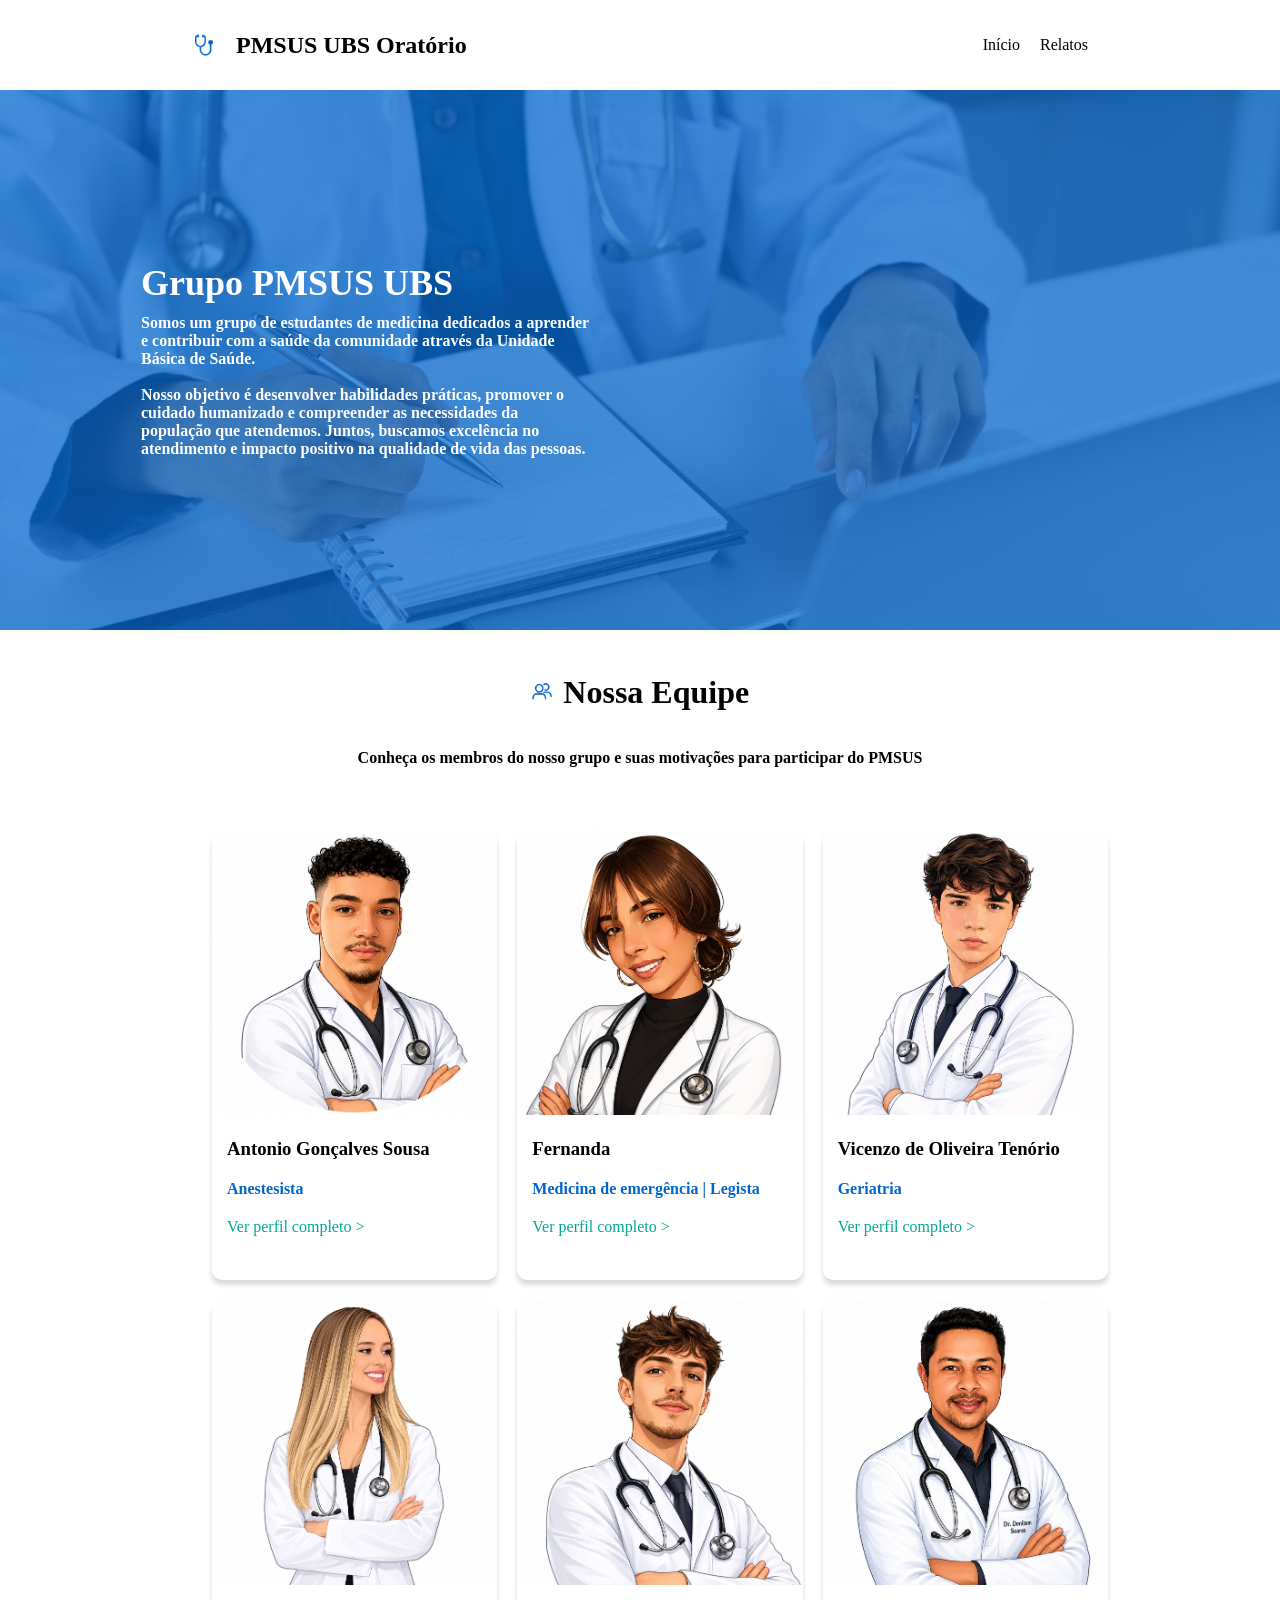
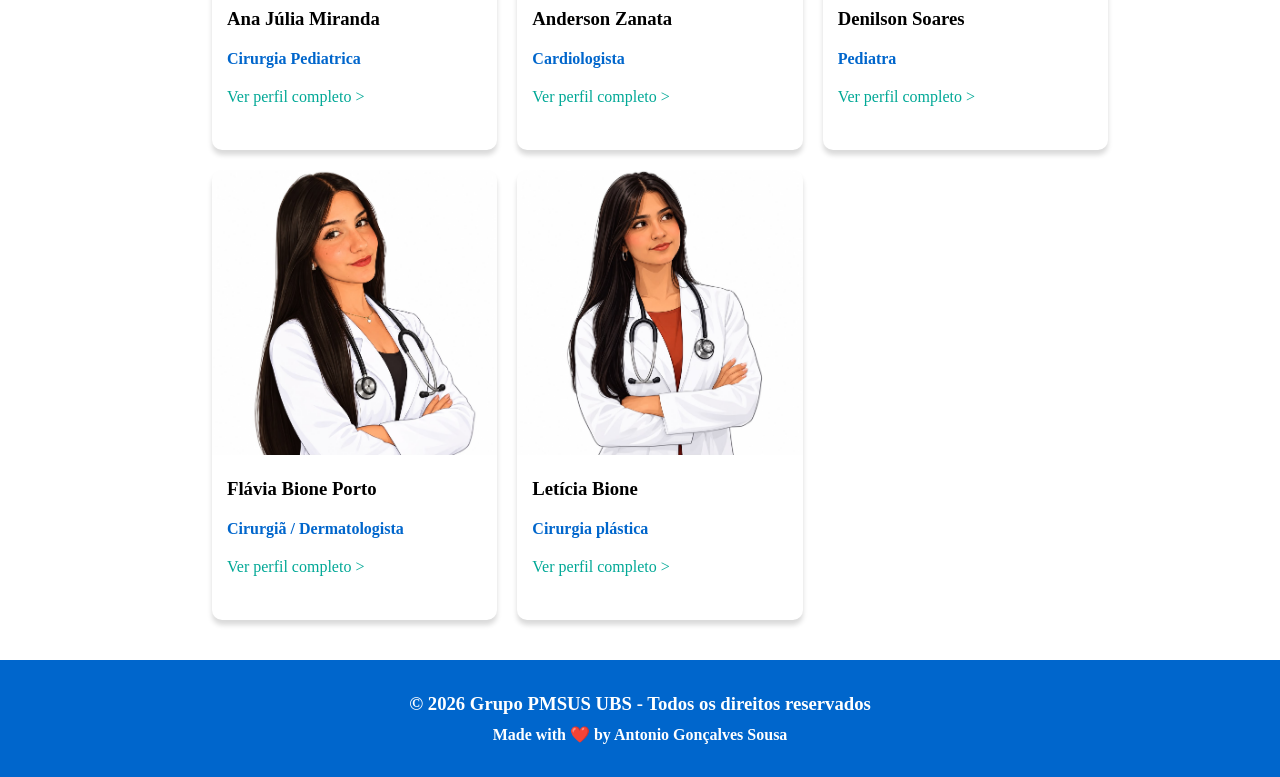
<file: index.html>
<!DOCTYPE html>
<html lang="en">

<head>
    <meta charset="UTF-8">
    <meta name="viewport" content="width=device-width, initial-scale=1.0">
    <link rel="icon" href="./css/assets/iconTXX.png" type="image/png">
    <title>Grupo PMSUS UBS</title>
    <link rel="stylesheet" href="css/styles.css">
</head>

<body>
    <div class="navbar">
        <div class="navFix">
            <div class="content">
                <img class="icon" src="css/assets/estetoscopio.png">
                <h2>PMSUS UBS Oratório</h2>
            </div>
            <div class="content">
                <a class="menu" href="./index.html">Início</a>
                <a class="menu" href="./relatosPage/relatos.html">Relatos</a>
            </div>
        </div>
    </div>

    <div class="home">
        <div class="bg">
            <div class="bgFix">
                <div class="section">
                    <h1>
                        Grupo PMSUS UBS
                    </h1>
                    <h4>
                        Somos um grupo de estudantes de medicina dedicados a aprender e contribuir com a saúde da
                        comunidade
                        através da Unidade Básica de Saúde.
                        <br><br>
                        Nosso objetivo é desenvolver habilidades práticas, promover o cuidado humanizado e compreender as
                        necessidades da população que atendemos. Juntos, buscamos excelência no atendimento e impacto
                        positivo
                        na qualidade de vida das pessoas.
                    </h4>
                </div>
            </div>
        </div>
    </div>

    <div class="team">
        <div class="teamText">
            <div class="box">
                <img src="css/assets/grupo.png" class="iconTeam">
                <h1>
                    Nossa Equipe
                </h1>
            </div>
            <div class="box">
                <h4>Conheça os membros do nosso grupo e suas motivações para participar do PMSUS</h4>
            </div>
        </div>
        <div class="teamMembers">
            <div class="fix" id="teamContainer">

            </div>
        </div>
    </div>

    <div class="footer">
        <h3>
            © 2026 Grupo PMSUS UBS - Todos os direitos reservados
        </h3>
        <h4>Made with ❤️ by Antonio Gonçalves Sousa</h4>

    </div>
</body>

</html>
<script src="js/script.js"></script>
</file>
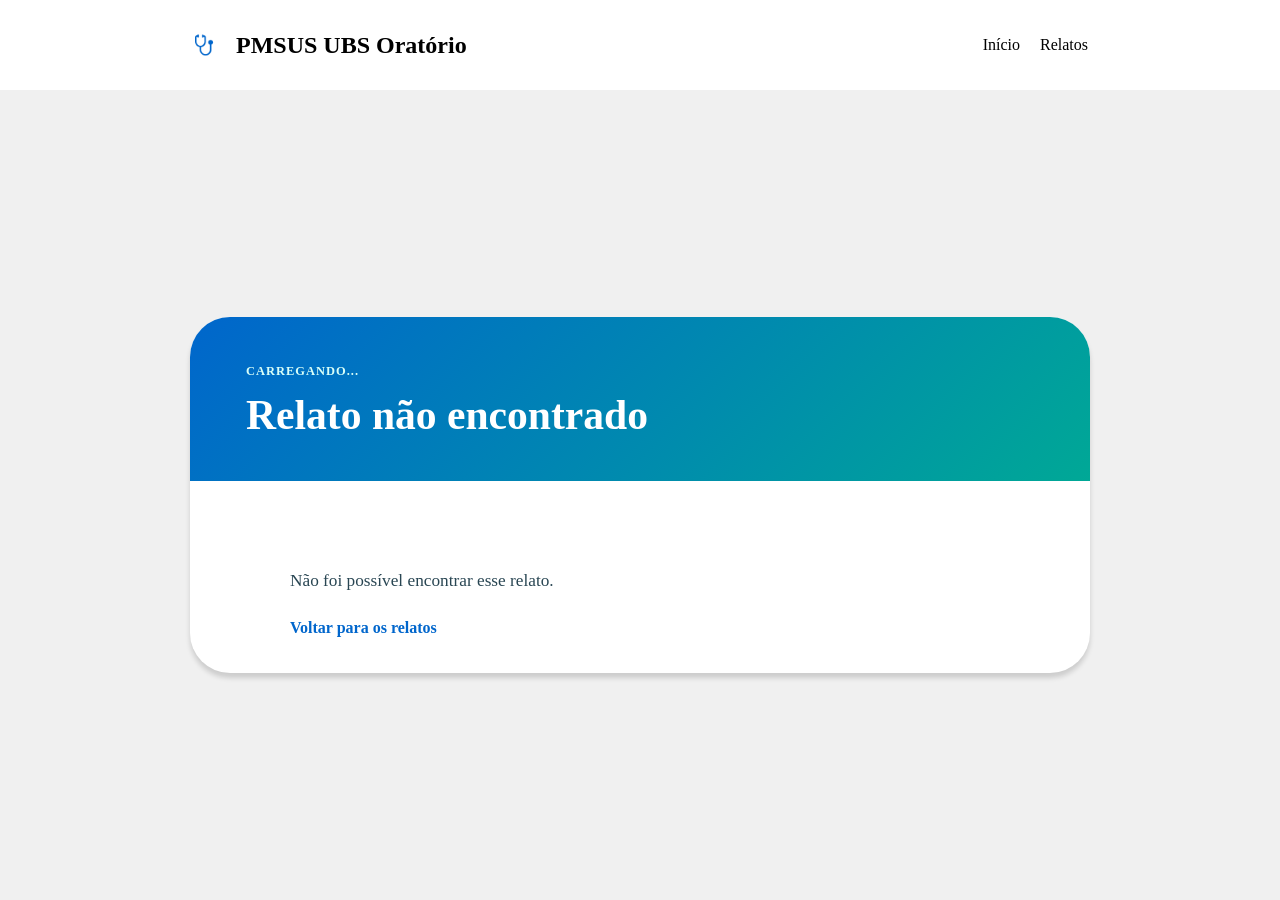
<file: relatosPage/relato.html>
<!DOCTYPE html>
<html lang="pt-br">

<head>
    <meta charset="UTF-8">
    <meta name="viewport" content="width=device-width, initial-scale=1.0">
    <link rel="icon" href="./../css/assets/iconTXX.png" type="image/png">
    <title>Grupo PMSUS UBS</title>
    <link rel="stylesheet" href="../css/styles.css">
</head>

<body>
    <div class="navbar">
        <div class="navFix">
            <div class="content">
                <img class="icon" src="./../css/assets/estetoscopio.png" alt="Estetoscópio">
                <h2>PMSUS UBS Oratório</h2>
            </div>
            <div class="content">
                <a class="menu" href="./../index.html">Início</a>
                <a class="menu" href="./relatos.html">Relatos</a>
            </div>
        </div>
    </div>

    <main class="memberBg">
        <article class="memberCard relatoPage">
            <div class="relatoHeader">
                <span id="relatoSemana" class="relatoWeek">Carregando...</span>
                <h1 id="relatoTitulo">Carregando relato</h1>
                <p id="relatoSubtitulo"></p>
            </div>
            <div id="relatoImagens" class="relatoImagens"></div>
            <div id="relatoConteudo" class="relatoConteudo"></div>
            <a href="./relatos.html" class="relatoBack">Voltar para os relatos</a>
        </article>
    </main>

    <script src="./../js/script.js"></script>
</body>

</html>
</file>
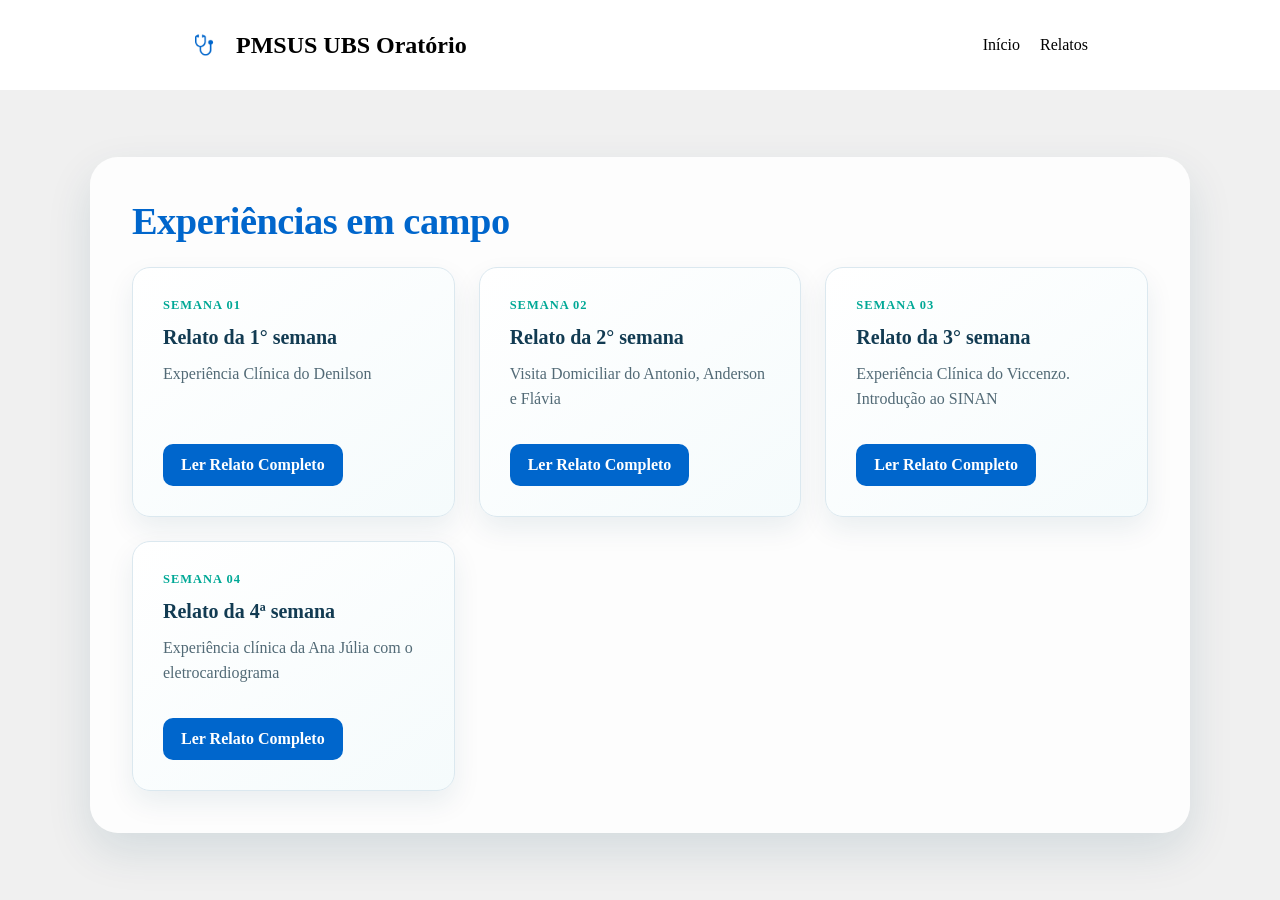
<file: relatosPage/relatos.html>
<!DOCTYPE html>
<html lang="en">

<head>
    <meta charset="UTF-8">
    <meta name="viewport" content="width=device-width, initial-scale=1.0">
    <link rel="icon" href="./../css/assets/iconTXX.png" type="image/png">
    <title>Grupo PMSUS UBS</title>
    <link rel="stylesheet" href="../css/styles.css">
</head>

<body>
    <div class="navbar">
        <div class="navFix">
            <div class="content">
                <img class="icon" src="./../css/assets/estetoscopio.png">
                <h2>PMSUS UBS Oratório</h2>
            </div>
            <div class="content">
                <a class="menu" href="./../index.html">Início</a>
                <a class="menu" href="./../relatosPage/relatos.html">Relatos</a>
            </div>
        </div>
    </div>

    <div class="memberBg">
        <div class="memberCard relatosList" id="relatosContainer"></div>

    <script src="./../js/script.js"></script>
</body>

</html>
</file>
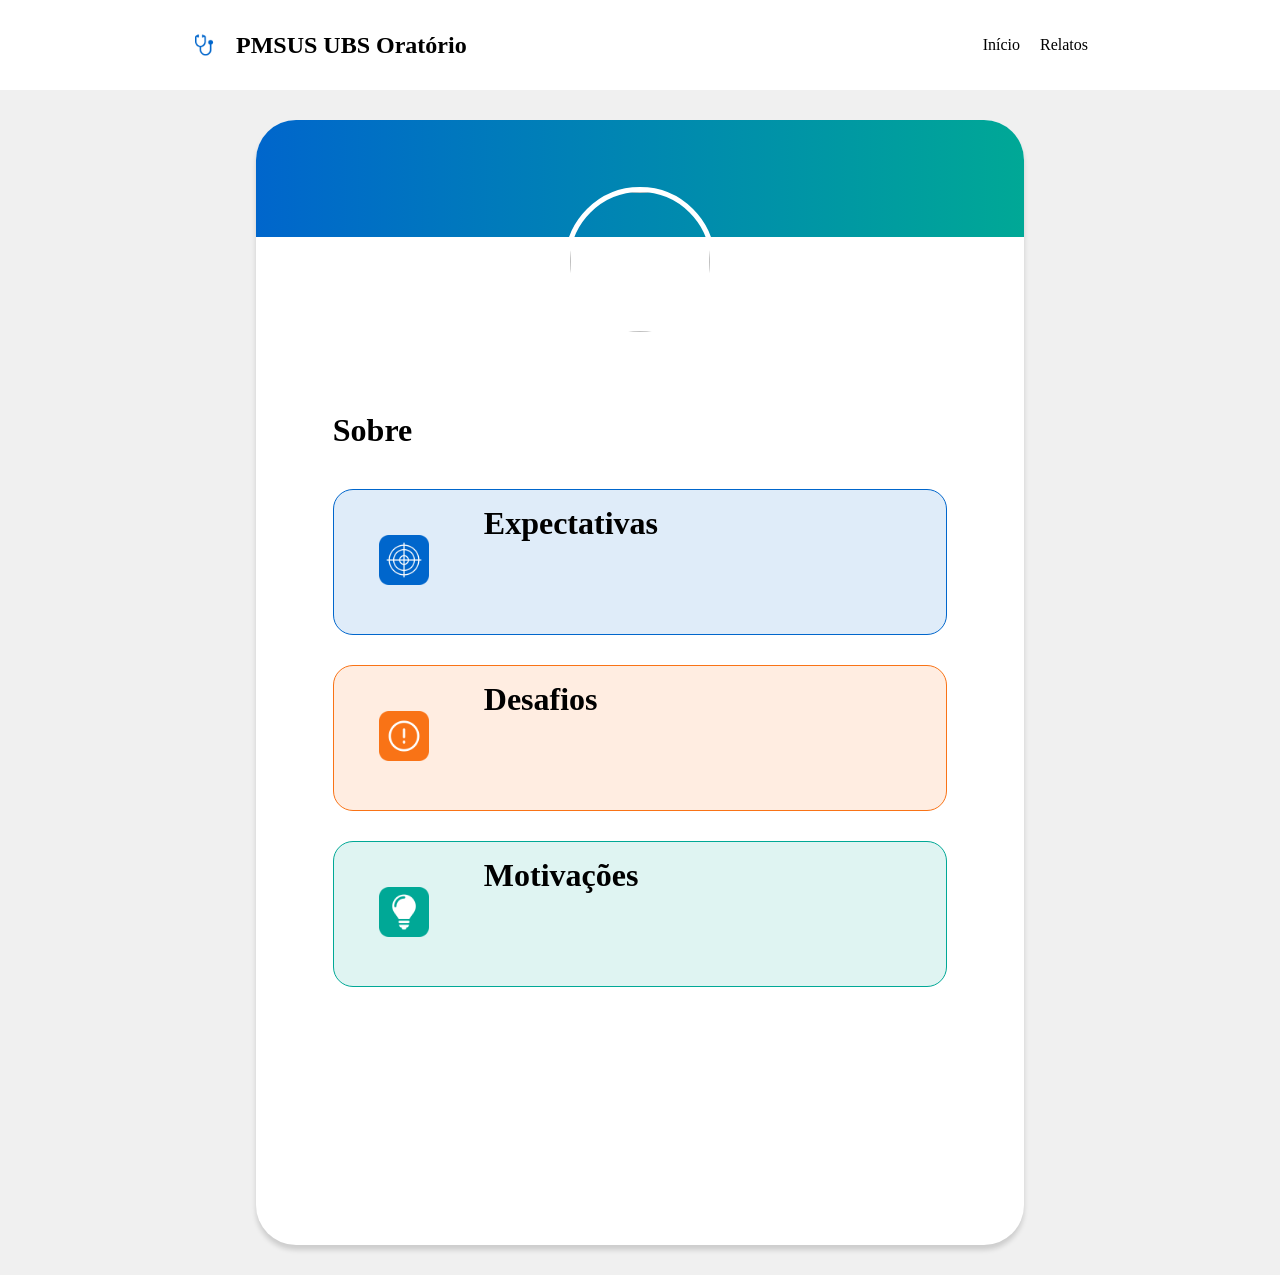
<file: teamPage/member.html>
<!DOCTYPE html>
<html lang="en">

<head>
    <meta charset="UTF-8">
    <meta name="viewport" content="width=device-width, initial-scale=1.0">
    <link rel="icon" href="./../css/assets/iconTXX.png" type="image/png">
    <title>Grupo PMSUS UBS</title>
    <link rel="stylesheet" href="../css/styles.css">
</head>

<body>
    <div class="navbar">
        <div class="navFix">
            <div class="content">
                <img class="icon" src="./../css/assets/estetoscopio.png">
                <h2>PMSUS UBS Oratório</h2>
            </div>
            <div class="content">
                <a class="menu" href="./../index.html">Início</a>
                <a class="menu" href="./../relatosPage/relatos.html">Relatos</a>
            </div>
        </div>
    </div>

    <div class="memberBg">
        <div class="memberCard">
            <div class="memberColor"></div>
            <div class="memberInfo">
                <img id="imagem" class="memberImage">
                <h1 id="nome"></h1>
                <h4 id="especialidade"></h4>
                <h4 id="idade"></h4>
            </div>
            <div class="memberContentFix">
                <h1>Sobre</h1>
                <p id="sobre"></p>
            </div>
            <div class="expectations">
                <div class="expectationImg">
                    <img src="./../css/assets/expectativa.png">
                </div>
                <div class="fixExpectation">
                    <h1>Expectativas</h1>
                    <p id="expectativas"></p>
                </div>
            </div>
            <div class="challenges">
                <div class="challengesImg">
                    <img src="./../css/assets/medo.png">
                </div>
                <div class="fixChallenges">
                    <h1>Desafios</h1>
                    <p id="desafios"></p>
                </div>
            </div>
            <div class="motivations">
                <div class="motivationsImg">
                    <img src="./../css/assets/motivacao.png">
                </div>
                <div class="fixMotivations">
                    <h1>Motivações</h1>
                    <p id="motivacoes"></p>
                </div>
            </div>
        </div>
    </div>

</body>

</html>
<script src="./../js/script.js"></script>
</file>
<file: css/styles.css>
* {
    margin: 0;
    padding: 0;
    box-sizing: border-box;
}

html,
body {
    overflow-x: hidden;
}

.navbar {
    display: flex;
    background-color: #fff;
    color: #000;
    width: 100%;
    height: 10vh;
    justify-content: center;
    align-items: center;
    box-shadow: 0px 4px 4px rgba(0, 0, 0, 0.25);
}

.navFix {
    display: flex;
    width: 80%;
    height: 40%;
    justify-content: space-between;
    align-items: center;
    padding: 0 5%;
}

.content {
    display: flex;
    align-items: center;
    gap: 20px;
}

.icon {
    width: 24px;
    height: 24px;
}

.menu {
    text-decoration: none;
    color: #000;
    font-size: 16px;
    font-weight: 500;
    text-align: center;
    align-items: center;
    display: flex;
    gap: 5px;
}

.home {
    width: 100%;
    height: 60vh;
    background-image: url('../css/assets/back.jpg');
    background-size: cover;
    background-position: center;
}

.bg {
    background-color: #0066ccb3;
    width: 100%;
    height: 100%;
    padding: 0 50px 0 20px;
    display: flex;
    justify-content: center;
}

.bgFix {
    display: flex;
    width: 80%;
    height: 100%;
    align-items: center;
}

.section {
    width: 35vw;
    min-width: 35vw;
    height: 90%;
    display: flex;
    flex-direction: column;
    justify-content: center;
    color: #fff;
}

.section h1 {
    font-size: 36px;
    font-weight: 700;
    margin-bottom: 10px;
    text-decoration: bold;
}

.section h4 {
    min-width: 300px;
}

.iconTXX {
    width: 100%;
}

.team {
    padding-top: 40px;
}

.teamText {
    display: flex;
    flex-direction: column;
    gap: 20px;
}

.box {
    width: 100%;
    height: 5vh;
    display: flex;
    justify-content: center;
    align-items: center;
    gap: 10px;
}

.box h4 {
    width: 70vw;
    text-align: center;
}

.iconTeam {
    height: 50%;
}

.teamMembers {
    display: flex;
    width: 100%;
    height: fit-content;
    justify-content: center;
    margin: 20px;
}

.fix {
    display: grid;
    width: 70%;
    margin-top: 30px;
    grid-template-columns: repeat(auto-fit, minmax(250px, 1fr));
    gap: 20px;
    justify-items: center;
}

.card {
    min-width: 250px;
    max-width: 375px;
    height: 450px;
    border-radius: 10px;
    background-color: #fff;
    box-shadow: 0px 5px 5px rgba(0, 0, 0, 0.15);
    overflow: hidden;
}

.card:hover {
    transform: scale(1.01);
    box-shadow: 0px 10px 15px rgba(0, 0, 0, 0.3);
    transition: all 0.3s ease;
}

.image {
    width: 100%;
    height: 65%;
    max-height: 310px;
    border-radius: 10px 10px 0 0;
    object-fit: cover;
    overflow: hidden;
    object-position: center;
}

.image img {
    width: 100%;
    object-fit: cover;
    zoom: 1.2;
}

.info {
    display: flex;
    flex-direction: column;
    width: 100%;
    height: 50%;
    gap: 10px;
}

.footer {
    margin-top: 40px;
    width: 100%;
    height: 13vh;
    background-color: #0066cc;
    display: flex;
    flex-direction: column;
    justify-content: center;
    align-items: center;
    gap: 10px;
    text-align: center;
    color: #ffffff;
}


.info {
    padding: 15px;
    gap: 20px;
}

.btn {
    text-decoration: none;
    color: #00A896;
    cursor: pointer;
}

.specialty {
    color: #0066cc;
}

.memberBg {
    background-color: #f0f0f0;
    width: 100%;
    min-height: 90vh;
    display: flex;
    justify-content: center;
    align-items: center;
}

.memberCard {
    width: 60vw;
    min-height: 125vh;
    height: auto;
    background-color: #fff;
    border-radius: 40px;
    box-shadow: 0px 5px 5px rgba(0, 0, 0, 0.15);
    display: flex;
    flex-direction: column;
    align-items: center;
    gap: 10px;
    margin: 30px 0px;
    padding-bottom: 20px;
}

.memberColor {
    width: 100%;
    height: 13vh;
    background: linear-gradient(90deg, #0066cc 0%, #00A896 100%);
    border-radius: 40px 40px 0 0;
}

.memberInfo {
    display: flex;
    flex-direction: column;
    align-items: center;
    gap: 15px;
    padding: 20px;
    text-align: center;
}

.memberImage {
    width: 150px;
    height: 150px;
    border-radius: 50%;
    object-fit: cover;
    border: 5px solid #fff;
    margin-top: -80px;
}

.memberContentFix {
    display: flex;
    flex-direction: column;
    gap: 10px;
    width: 80%;
}

.expectations {
    margin-top: 20px;
    width: 80%;
    border: 1px solid #0066cc;
    background-color: #0066cc20;
    font-weight: 500;
    border-radius: 20px;
    display: flex;
    gap: 5px;
    align-items: center;
}

.fixExpectation {
    display: flex;
    flex-direction: column;
    gap: 10px;
    margin: 0 20px;
}

.expectationImg img {
    width: 50px;
    margin: 30px;
}


.challenges {
    margin-top: 20px;
    width: 80%;
    border: 1px solid #f97316;
    background-color: #f9731620;
    font-weight: 500;
    border-radius: 20px;
    display: flex;
    gap: 5px;
    align-items: center;
}

.fixChallenges {
    display: flex;
    flex-direction: column;
    gap: 10px;
    margin: 0 20px;

}

.challengesImg img {
    width: 50px;
    margin: 30px;
}


.motivations {
    margin: 20px 0;
    width: 80%;
    border: 1px solid #00a896;
    background-color: #00a89620;
    font-weight: 500;
    border-radius: 20px;
    display: flex;
    gap: 5px;
    align-items: center;
}

.fixMotivations {
    display: flex;
    flex-direction: column;
    gap: 10px;
    margin: 0 20px;
}

.motivationsImg img {
    width: 50px;
    margin: 30px;
}

.expectations,
.challenges,
.motivations {
    width: 80%;
    min-height: 120px;
    height: auto;
    /* ESSENCIAL */
    padding: 15px;
    align-items: flex-start;
    /* evita cortar texto */
}

.fixExpectation,
.fixChallenges,
.fixMotivations {
    display: flex;
    flex-direction: column;
    gap: 10px;
    margin: 0 20px;
    height: auto;
    /* ESSENCIAL */
}

p {
    word-wrap: break-word;
    overflow-wrap: break-word;
}

@media (max-width: 768px) {
    .memberCard {
        width: 90vw;
    }

    .expectations,
    .challenges,
    .motivations {
        flex-direction: column;
        align-items: flex-start;
    }

    .expectationImg img,
    .challengesImg img,
    .motivationsImg img {
        margin: 10px;
    }

    .navFix {
        width: 100%;
    }
}

.relatosCard {
    position: relative;
    display: flex;
    flex-direction: column;
    align-items: flex-start;
    gap: 12px;
    min-height: 250px;
    padding: 30px;
    border: 1px solid #dbe8ef;
    border-radius: 18px;
    background: linear-gradient(145deg, #ffffff 0%, #f5fbfc 100%);
    box-shadow: 0 12px 28px rgba(0, 67, 94, 0.08);
    text-align: left;
    transition: transform 0.25s ease, box-shadow 0.25s ease;
}

.relatosList {
    width: min(1100px, calc(100% - 48px));
    min-height: 0;
    margin: 48px 0;
    padding: 42px;
    display: grid;
    grid-template-columns: repeat(3, minmax(0, 1fr));
    align-items: stretch;
    gap: 24px;
    border-radius: 28px;
    background: rgba(255, 255, 255, 0.88);
    box-shadow: 0 18px 45px rgba(0, 67, 94, 0.12);
}

.relatosList::before {
    content: "Experiências em campo";
    grid-column: 1 / -1;
    color: #0066cc;
    font-size: clamp(1.8rem, 3vw, 2.5rem);
    font-weight: 800;
    letter-spacing: -0.5px;
}

.relatosCard:hover {
    transform: translateY(-6px);
    box-shadow: 0 18px 34px rgba(0, 67, 94, 0.15);
}

.relatoWeek {
    color: #00a896;
    font-size: 0.78rem;
    font-weight: 800;
    letter-spacing: 1px;
    text-transform: uppercase;
}

.relatosCard h2 {
    color: #123b52;
    font-size: 1.25rem;
    line-height: 1.25;
}

.relatosCard p {
    min-height: 52px;
    color: #526a76;
    font-size: 1rem;
    line-height: 1.55;
}

.relatoBtn {
    margin-top: auto;
    text-decoration: none;
    background: #0066cc;
    color: white;
    padding: 12px 18px;
    border-radius: 10px;
    font-weight: 600;
    transition: background-color 0.25s ease, transform 0.25s ease;
}

.relatoBtn:hover {
    background-color: #0052a3;
    transform: translateY(-2px);
}

.relatoPage {
    width: min(900px, calc(100% - 48px));
    min-height: 0;
    margin: 48px 0;
    padding: 0 0 36px;
    overflow: hidden;
}

.relatoHeader {
    width: 100%;
    padding: 44px 56px 34px;
    background: linear-gradient(135deg, #0066cc 0%, #00a896 100%);
    color: #fff;
}

.relatoHeader .relatoWeek {
    color: #d9fff8;
}

.relatoHeader h1 {
    margin: 12px 0 8px;
    font-size: clamp(1.8rem, 4vw, 2.6rem);
}

.relatoHeader p {
    font-size: 1.1rem;
}

.relatoConteudo {
    width: min(700px, calc(100% - 48px));
    padding: 34px 0 12px;
    color: #294653;
    font-size: 1.08rem;
    line-height: 1.8;
}

.relatoImagens {
    width: min(700px, calc(100% - 48px));
    display: grid;
    grid-template-columns: repeat(3, minmax(0, 1fr));
    gap: 14px;
    padding-top: 30px;
}

.relatoImagens img {
    width: 100%;
    aspect-ratio: 4 / 3;
    object-fit: cover;
    border: 1px solid #dbe8ef;
    border-radius: 10px;
    cursor: zoom-in;
}

.relatoConteudo p + p {
    margin-top: 22px;
}

.relatoBack {
    align-self: flex-start;
    margin-left: max(24px, calc((100% - 700px) / 2));
    color: #0066cc;
    font-weight: 700;
    text-decoration: none;
}

.relatoBack:hover {
    text-decoration: underline;
}

@media (max-width: 900px) {
    .relatosList {
        grid-template-columns: 1fr;
        padding: 30px;
    }
}

@media (max-width: 520px) {
    .relatosList {
        width: calc(100% - 28px);
        margin: 24px 0;
        padding: 22px;
        border-radius: 20px;
    }

    .relatosCard {
        min-height: 220px;
        padding: 24px;
    }

    .relatoPage {
        width: calc(100% - 28px);
        margin: 24px 0;
    }

    .relatoHeader {
        padding: 32px 24px 28px;
    }

    .relatoConteudo {
        width: calc(100% - 40px);
        font-size: 1rem;
    }

    .relatoImagens {
        width: calc(100% - 40px);
        grid-template-columns: 1fr;
    }

    .relatoBack {
        margin-left: 20px;
    }
}

.dayReport {
    width: 75%;
    margin: 20px;
}

.dayReport details {
    background-color: #fff;
    border-radius: 8px;
    padding: 15px;
    box-shadow: 0 2px 5px rgba(0, 0, 0, 0.1);
}

.dayReport summary {
    font-size: 20px;
    font-weight: bold;
    cursor: pointer;
    list-style: none;
}

.dayReport summary::-webkit-details-marker {
    display: none;
}

.dayReport summary::after {
    content: " ▼";
    font-size: 14px;
}

.dayReport details[open] summary::after {
    content: " ▲";
}

.dayReport p {
    margin-top: 15px;
    line-height: 1.6;
}
</file>
